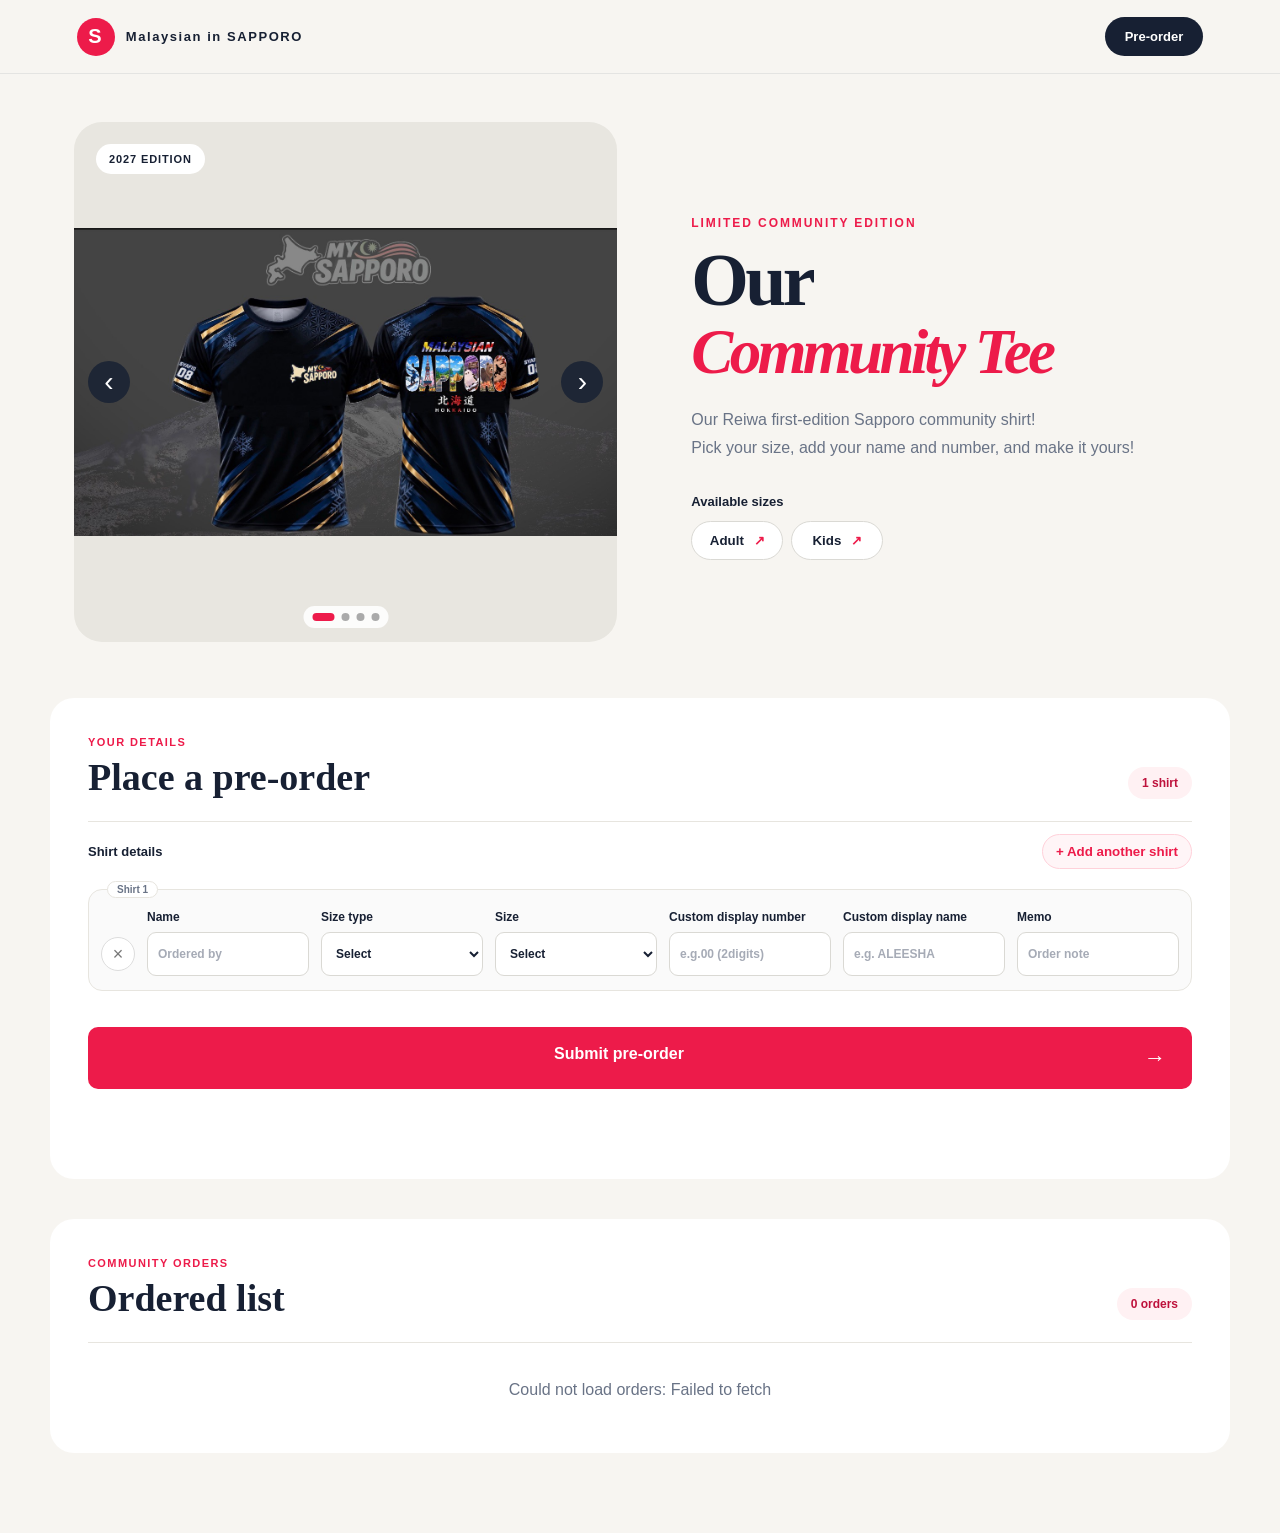
<file: backend/src/main/resources/static/index.html>
<!doctype html>
<html lang="en">
<head>
  <meta charset="UTF-8">
  <meta name="viewport" content="width=device-width, initial-scale=1">
  <title>Sapporo Community Shirt Pre-order</title>
  <link rel="stylesheet" href="styles.css?v=16">
  <link rel="stylesheet" href="form-polish.css?v=29">
</head>
<body>
  <header class="topbar"><div class="brand"><span class="brand-mark">S</span><span>Malaysian in SAPPORO</span></div><a href="#order-form">Pre-order</a></header>
  <main>
    <section class="hero">
      <div class="preview">
        <div class="preview-badge">2027 EDITION</div>
        <div class="design-carousel" aria-label="Shirt design images">
          <div class="design-track">
            <img class="design-slide active" src="assets/design-fullimage.jpg" alt="Full shirt design">
            <img class="design-slide" src="assets/design-front.jpg" alt="Front shirt design">
            <img class="design-slide" src="assets/design-back.jpg" alt="Back shirt design">
            <img class="design-slide" src="assets/design-custom_name_number.jpg" alt="Custom name and number design">
          </div>
          <button type="button" class="carousel-arrow carousel-prev" aria-label="Previous design">‹</button>
          <button type="button" class="carousel-arrow carousel-next" aria-label="Next design">›</button>
          <div class="carousel-dots" aria-label="Choose design image">
            <button type="button" class="carousel-dot active" aria-label="Image 1"></button>
            <button type="button" class="carousel-dot" aria-label="Image 2"></button>
            <button type="button" class="carousel-dot" aria-label="Image 3"></button>
            <button type="button" class="carousel-dot" aria-label="Image 4"></button>
          </div>
        </div>
      </div>
      <div class="details">
        <p class="eyebrow">LIMITED COMMUNITY EDITION</p>
        <h1>Our<br><span style="font-size: 63px;">Community Tee</span></h1>
        <p class="intro">Our Reiwa first-edition Sapporo community shirt!<br> Pick your size, add your name and number, and make it yours!</p>
        <div class="size-guide">
          <strong>Available sizes</strong>
          <div class="size-chart-buttons">
            <button type="button" class="size-guide-button" data-chart="assets/size_adult.jpg">Adult <span>↗</span></button>
            <button type="button" class="size-guide-button" data-chart="assets/size_kids.jpg">Kids <span>↗</span></button>
          </div>
        </div>
      </div>
    </section>

    <section id="order-form" class="order-section">
      <div class="section-heading"><div><p>YOUR DETAILS</p><h2>Place a pre-order</h2></div><span id="item-count">1 shirt</span></div>
      <form id="orderForm">
        <div class="items-header"><span>Shirt details</span><button type="button" id="addItem" class="add-button">+ Add another shirt</button></div>
        <div id="items"></div>
        <button type="submit" class="submit-button">Submit pre-order <span>→</span></button>
        <p id="message" role="status"></p>
      </form>
    </section>

    <section id="ordered-list" class="order-section ordered-list-section">
      <div class="section-heading">
        <div><p>COMMUNITY ORDERS</p><h2>Ordered list</h2></div>
        <span id="ordered-count">0 orders</span>
      </div>
      <div class="ordered-grid" id="orderedGrid">
        <p class="ordered-loading">Loading orders...</p>
      </div>
    </section>
  </main>

  <dialog id="successDialog"><div class="success-icon">✓</div><h2>Pre-order submitted!</h2><p>Your shirt details have been recorded.</p><button type="button" id="closeDialog">Done</button></dialog>
  <dialog id="sizeGuideDialog" class="size-guide-dialog">
    <button type="button" class="dialog-close" id="closeSizeGuide" aria-label="Close size chart">×</button>
    <h2>Size chart</h2>
    <img id="sizeGuideImage" src="assets/size_adult.jpg" alt="Shirt size chart">
  </dialog>
  <dialog id="orderEditDialog" class="order-edit-dialog">
    <button type="button" class="dialog-close" id="closeOrderEdit" aria-label="Close edit order">×</button>
    <h2>Edit / delete order</h2>
    <div class="order-edit-code-step">
      <div class="private-code-field">
        <label>Private code<input id="editCodeInput" type="text" placeholder="NAME_NUMBER" autocomplete="off"></label>
        <small>Format: <strong>CUSTOMNAME_CUSTOMNUMBER</strong><br>Example: <strong>ALEESHA_24</strong></small>
        <p id="editCodeMessage" class="edit-code-message"></p>
      </div>
      <button type="button" id="unlockOrderButton" class="unlock-order-button">Unlock</button>
    </div>
    <form id="orderEditForm" hidden>
      <div class="order-edit-grid">
        <label>Name<input id="editOrderName" maxlength="100"></label>
        <label>Size type<select id="editOrderSizeCategory"><option>Adult</option><option>Kid</option></select></label>
        <label>Size<select id="editOrderSize"></select></label>
        <label>Display number<input id="editOrderNumber" inputmode="numeric" maxlength="30"></label>
        <label>Display name<input id="editOrderDisplayName" maxlength="50" style="text-transform:uppercase"></label>
        <label>Memo<input id="editOrderMemo" maxlength="255"></label>
      </div>
      <p id="editOrderMessage" class="edit-order-message"></p>
      <div class="order-edit-actions">
        <button type="submit" class="save-order-button">Save changes</button>
        <button type="button" id="deleteOrderButton" class="delete-order-button">Delete order</button>
      </div>
    </form>
  </dialog>
  <script src="app.js?v=31"></script>
</body>
</html>
</file>
<file: backend/src/main/resources/static/styles.css>
:root {
  --ink: #172033;
  --muted: #697386;
  --red: #ed1b4a;
  --cream: #f7f5f1;
  --line: #e7e5df;
}
* {
  box-sizing: border-box;
}
body {
  margin: 0;
  font-family:
    Inter,
    Segoe UI,
    Arial,
    sans-serif;
  color: var(--ink);
  background: var(--cream);
}
.topbar {
  height: 74px;
  padding: 0 6%;
  display: flex;
  align-items: center;
  justify-content: space-between;
  border-bottom: 1px solid rgba(23, 32, 51, 0.08);
  background: rgba(247, 245, 241, 0.96);
  position: sticky;
  top: 0;
  z-index: 10;
}
.brand {
  display: flex;
  align-items: center;
  gap: 11px;
  font-size: 13px;
  font-weight: 800;
  letter-spacing: 0.12em;
}
.brand-mark {
  width: 38px;
  height: 38px;
  border-radius: 50%;
  display: grid;
  place-items: center;
  color: #fff;
  background: var(--red);
  font-size: 20px;
}
.topbar a {
  color: #fff;
  text-decoration: none;
  background: var(--ink);
  padding: 12px 20px;
  border-radius: 999px;
  font-weight: 700;
  font-size: 13px;
}
.hero {
  max-width: 1180px;
  margin: 0 auto;
  min-height: 590px;
  padding: 48px 24px 56px;
  display: grid;
  grid-template-columns: 48% 52%;
  align-items: center;
}
.preview {
  position: relative;
  height: 520px;
  border-radius: 28px;
  overflow: hidden;
  background: #e8e6e0;
}
.preview img {
  width: 100%;
  height: 100%;
  object-fit: cover;
}
.preview-badge {
  position: absolute;
  z-index: 2;
  left: 22px;
  top: 22px;
  background: #fff;
  border-radius: 999px;
  padding: 9px 13px;
  font-size: 11px;
  font-weight: 800;
  letter-spacing: 0.08em;
}
.details {
  padding-left: 74px;
}
.eyebrow {
  color: var(--red);
  font-size: 12px;
  font-weight: 900;
  letter-spacing: 0.16em;
}
.details h1 {
  font-family: Georgia, serif;
  font-size: 74px;
  line-height: 0.92;
  margin: 16px 0 24px;
  letter-spacing: -0.05em;
}
.details h1 span {
  color: var(--red);
  font-style: italic;
}
.intro {
  max-width: 500px;
  color: var(--muted);
  line-height: 1.75;
  font-size: 16px;
}
.size-guide {
  margin-top: 32px;
}
.size-guide strong {
  display: block;
  font-size: 13px;
  margin-bottom: 12px;
}
.size-pills {
  display: flex;
  gap: 8px;
  flex-wrap: wrap;
}
.size-pills span {
  width: 48px;
  height: 48px;
  border: 1px solid #d8d5cd;
  border-radius: 50%;
  display: grid;
  place-items: center;
  font-size: 12px;
  font-weight: 800;
}
.order-section {
  max-width: 1180px;
  margin: 0 auto 80px;
  background: #fff;
  border-radius: 24px;
  padding: 38px;
}
.section-heading {
  display: flex;
  justify-content: space-between;
  align-items: flex-end;
  border-bottom: 1px solid var(--line);
  padding-bottom: 22px;
}
.section-heading p {
  color: var(--red);
  font-size: 11px;
  font-weight: 900;
  letter-spacing: 0.13em;
  margin: 0 0 7px;
}
.section-heading h2 {
  margin: 0;
  font-family: Georgia, serif;
  font-size: 38px;
}
.section-heading > span {
  background: #fff1f3;
  color: #be123c;
  border-radius: 999px;
  padding: 9px 14px;
  font-size: 12px;
  font-weight: 800;
}
#item-count {
  white-space: nowrap;
  flex-shrink: 0;
}
.buyer-grid {
  display: grid;
  grid-template-columns: 1fr 1fr;
  gap: 18px;
  margin: 24px 0;
}
.buyer-grid label,
.item-row label {
  display: flex;
  flex-direction: column;
  gap: 8px;
  font-size: 12px;
  font-weight: 800;
}
.item-row label small {
  color: var(--muted);
  font-weight: 500;
}
input,
select {
  width: 100%;
  height: 48px;
  border: 1px solid #dad9d4;
  border-radius: 9px;
  padding: 0 13px;
  background: #fff;
  color: var(--ink);
  font: inherit;
  outline: none;
}
.items-header {
  display: flex;
  justify-content: space-between;
  align-items: center;
  margin: 4px 0 12px;
  font-size: 13px;
  font-weight: 800;
}
.add-button {
  border: 0;
  background: transparent;
  color: var(--red);
  font-weight: 800;
  cursor: pointer;
}
.item-row {
  display: grid;
  grid-template-columns: 34px 1fr 1.2fr 1.2fr;
  gap: 12px;
  align-items: end;
  padding: 16px 0;
  border-bottom: 1px solid var(--line);
}
.remove-item {
  width: 34px;
  height: 34px;
  border: 1px solid #ddd;
  border-radius: 50%;
  background: #fff;
  color: #777;
  font-size: 18px;
  margin-bottom: 7px;
  cursor: pointer;
}
.submit-button {
  width: 100%;
  height: 58px;
  margin-top: 24px;
  border: 0;
  border-radius: 10px;
  background: var(--red);
  color: #fff;
  font-size: 15px;
  font-weight: 800;
  cursor: pointer;
}
.submit-button span {
  float: right;
  margin-right: 20px;
  font-size: 22px;
}
#message {
  min-height: 20px;
  color: #be123c;
  text-align: center;
}
dialog {
  width: min(420px, calc(100% - 32px));
  border: 0;
  border-radius: 20px;
  padding: 38px;
  text-align: center;
  box-shadow: 0 25px 80px rgba(0, 0, 0, 0.25);
}
dialog::backdrop {
  background: rgba(23, 32, 51, 0.55);
}
.success-icon {
  width: 64px;
  height: 64px;
  margin: auto;
  border-radius: 50%;
  display: grid;
  place-items: center;
  background: #dcfce7;
  color: #15803d;
  font-size: 28px;
}
dialog button {
  border: 0;
  border-radius: 8px;
  background: var(--ink);
  color: #fff;
  padding: 12px 28px;
  font-weight: 800;
}
@media (max-width: 800px) {
  .hero {
    grid-template-columns: 1fr;
    padding: 24px;
  }
  .preview {
    height: min(440px, 90vw);
  }
  .details {
    padding: 32px 4px;
  }
  .details h1 {
    font-size: 52px;
  }
  .order-section {
    margin: 20px;
    border-radius: 18px;
    padding: 24px 18px;
  }
  .buyer-grid {
    grid-template-columns: 1fr;
  }
  .item-row {
    grid-template-columns: 34px 1fr;
  }
  .item-row label:nth-of-type(3) {
    grid-column: 2;
  }
  .topbar {
    padding: 0 20px;
  }
  .topbar > a {
    padding: 10px 13px;
  }
  .section-heading h2 {
    font-size: 30px;
  }
}

.custom-name {
  text-transform: uppercase;
}

.custom-name::placeholder {
  text-transform: none;
}
</file>
<file: backend/src/main/resources/static/form-polish.css>
@media(min-width:701px) and (max-width:1100px){.order-section .item-row>.remove-item{grid-column:1;grid-row:1}.order-section .item-row>label:nth-of-type(3n+1){grid-column:2!important}.order-section .item-row>label:nth-of-type(3n+2){grid-column:3!important}.order-section .item-row>label:nth-of-type(3n){grid-column:4!important}.order-section .item-row>label:nth-of-type(-n+3){grid-row:1}.order-section .item-row>label:nth-of-type(n+4){grid-row:2}}
@media(max-width:700px){.order-section .item-row{grid-template-columns:repeat(2,minmax(0,1fr));gap:10px;padding:20px 10px 12px}.order-section .item-row>.remove-item{position:static;grid-column:1/-1;grid-row:auto;justify-self:end;margin:0}.order-section .item-row>label:first-of-type,.order-section .item-row>label:last-of-type{grid-column:1/-1!important}}
.buyer-grid textarea{min-height:66px;resize:vertical;border:1px solid #dad9d4;border-radius:9px;padding:12px 13px;font:inherit}.items-header{padding:8px 0}.item-row{position:relative;width:100%;display:grid;grid-template-columns:34px repeat(6,minmax(0,1fr));align-items:end;gap:12px;padding:20px 12px 14px;margin-bottom:12px;background:#fafafa;border:1px solid var(--line);border-radius:14px}.item-row::before{content:"Shirt " attr(data-shirt);position:absolute;top:-9px;left:18px;padding:2px 9px;background:#fff;border:1px solid var(--line);border-radius:999px;font-size:10px;font-weight:900;color:var(--muted)}.item-row label{width:100%;min-width:0}.item-row input,.item-row select{width:100%;height:44px;padding:0 10px}.remove-item{width:34px;height:34px;margin:0 0 5px}.add-button{border:1px solid #ffd1da!important;border-radius:999px!important;padding:9px 13px;background:#fff5f7}.submit-button{height:62px;font-size:16px}.submit-button:disabled{opacity:.65;cursor:not-allowed}@media(max-width:1100px){.item-row{grid-template-columns:34px repeat(3,minmax(0,1fr))}}@media(max-width:700px){.buyer-grid{grid-template-columns:1fr}.item-row{grid-template-columns:34px repeat(2,minmax(0,1fr));gap:10px;padding:20px 10px 12px}.item-row label{grid-column:auto!important}.remove-item{grid-row:1;grid-column:1}}.design-carousel{position:absolute;inset:0}.design-track{position:absolute;inset:0}.design-slide{position:absolute!important;inset:0;width:100%!important;height:100%!important;object-fit:contain!important;opacity:0;transition:opacity .25s ease}.design-slide.active{opacity:1}.carousel-arrow{position:absolute;z-index:3;top:50%;width:42px;height:42px;border:0;border-radius:50%;background:rgba(23,32,51,.82);color:#fff;font-size:28px;line-height:36px;transform:translateY(-50%);cursor:pointer}.carousel-prev{left:14px}.carousel-next{right:14px}.carousel-dots{position:absolute;z-index:3;left:50%;bottom:14px;display:flex;gap:7px;padding:7px 9px;border-radius:999px;background:rgba(255,255,255,.88);transform:translateX(-50%)}.carousel-dot{width:8px;height:8px;padding:0;border:0;border-radius:50%;background:#aaa;cursor:pointer}.carousel-dot.active{width:22px;border-radius:999px;background:var(--red)}.size-guide-button{display:inline-flex;align-items:center;gap:10px;border:1px solid #dad9d4;border-radius:999px;padding:11px 15px;background:#fff;font-weight:800;color:var(--ink);cursor:pointer}.size-guide-button span{color:var(--red)}.size-guide-dialog{width:min(720px,calc(100% - 32px));padding:28px;position:relative;overflow:hidden}.size-guide-dialog img{display:block;width:100%;max-height:75vh;object-fit:contain}.size-guide-dialog h2{margin:0 34px 18px 0;font-family:Georgia,serif;padding-right:52px}.dialog-close{width:38px!important;height:38px!important;right:12px!important;top:12px!important;display:grid!important;place-items:center!important;border:1px solid #e7e5df!important;border-radius:50%!important;padding:0!important;background:#fff!important;color:#172033!important;font-size:20px!important;line-height:1!important;box-shadow:0 4px 14px rgba(23,32,51,.12);transition:background .2s ease,color .2s ease,transform .2s ease}.dialog-close:hover{background:#ed1b4a!important;color:#fff!important;transform:scale(1.05)}@media(max-width:700px){.carousel-arrow{width:36px;height:36px}.carousel-prev{left:8px}.carousel-next{right:8px}}.design-carousel{overflow:hidden}.design-track{overflow:hidden}.design-slide.active{transform:scale(1);transform-origin:center;transition:opacity .25s ease,transform .35s ease}.design-carousel:hover .design-slide.active{transform:scale(1.12);cursor:zoom-in}.design-preview-dialog{width:min(980px,calc(100% - 32px));padding:18px}.design-preview-dialog img{max-height:82vh;width:100%;object-fit:contain}.design-preview-dialog .dialog-close{right:10px;top:10px}.ordered-list-section{margin-top:-40px}.ordered-grid{display:grid;grid-template-columns:repeat(3,minmax(0,1fr));gap:14px;margin-top:22px}.ordered-card{padding:18px;border:1px solid var(--line);border-radius:14px;background:#fafafa}.ordered-card-display{text-align:left}.ordered-by{display:flex;align-items:center;gap:5px;text-align:left}.ordered-by>span{color:var(--muted);font-size:12px;font-weight:800}.ordered-by>strong{font-family:Georgia,serif;font-size:17px;color:var(--ink)}.ordered-custom-print{text-align:center}.ordered-custom-print{min-height:88px;margin:10px auto 0;display:flex;flex-direction:column;align-items:center;justify-content:center;padding:10px 14px;border-radius:10px;background:linear-gradient(145deg,#172033,#27416d);color:#fff;border-bottom:5px solid #f6b73c;width:min(100%,190px)}.ordered-custom-name,.ordered-custom-number{font-weight:900;font-family:Arial Black,Impact,sans-serif}.ordered-card h3{margin:12px 0 4px;text-align:center}.ordered-card-heading{display:flex;justify-content:space-between;gap:8px;color:var(--muted);font-size:12px}.ordered-card-heading strong{color:var(--red)}.ordered-card dl{display:grid;gap:8px;margin:0}.ordered-card dl div{display:flex;justify-content:space-between;gap:12px}.ordered-card dt{color:var(--muted);font-size:12px}.ordered-card-details{display:grid;gap:8px;margin:0}.ordered-card-details>div{display:grid;grid-template-columns:110px 1fr;align-items:center}.ordered-card-details dt{color:var(--muted);font-size:12px;font-weight:800}.ordered-card-details dd{margin:0;font-size:13px;font-weight:800}.ordered-card dd{margin:0;font-size:13px;font-weight:800}.ordered-loading{text-align:center;color:var(--muted);grid-column:1/-1}@media(max-width:900px){.ordered-grid{grid-template-columns:repeat(2,minmax(0,1fr))}}@media(max-width:600px){.ordered-grid{grid-template-columns:1fr}}.ordered-edit-button{width:100%;margin-top:14px;border:1px solid #dad9d4;border-radius:999px;padding:9px 12px;background:#fff;color:var(--ink);font-weight:800;cursor:pointer}.ordered-edit-button:hover{border-color:var(--red);color:var(--red)}.ordered-inline-editor{display:grid;gap:10px;margin-top:14px;padding-top:14px;border-top:1px solid var(--line)}.ordered-inline-editor[hidden],.ordered-edit-fields[hidden]{display:none}.ordered-inline-editor label{display:flex;flex-direction:column;gap:6px;font-size:12px;font-weight:800}.ordered-inline-editor input,.ordered-inline-editor select{height:42px;width:100%;border:1px solid #dad9d4;border-radius:8px;padding:0 10px}.unlock-order-button,.save-order-button,.delete-order-button,.cancel-order-button{height:40px;border:0;border-radius:8px;font-weight:800;cursor:pointer}.unlock-order-button,.save-order-button{background:var(--ink);color:#fff}.delete-order-button{background:#be123c;color:#fff}.cancel-order-button{background:#edece8;color:var(--ink)}.ordered-edit-fields{display:grid;gap:10px}.ordered-inline-actions{display:grid;grid-template-columns:repeat(3,1fr);gap:8px}.ordered-edit-message{display:block!important;min-height:20px;margin:10px 0 0;color:#be123c;font-size:13px;font-weight:800}.order-edit-dialog{width:min(680px,calc(100% - 32px));border:0;border-radius:18px;padding:28px}.order-edit-dialog h2{margin:0 44px 20px 0;font-family:Georgia,serif}.order-edit-code-step{display:flex;flex-direction:column;align-items:stretch;gap:10px}.order-edit-code-step label,.order-edit-grid label{display:flex;flex-direction:column;gap:7px;font-size:12px;font-weight:800}.order-edit-code-step input,.order-edit-grid input,.order-edit-grid select{width:100%;height:44px;border:1px solid #dad9d4;border-radius:8px;padding:0 11px}.order-edit-code-step button{height:44px;border:0;border-radius:8px;padding:0 18px;background:var(--ink);color:#fff;font-weight:800}.order-edit-grid{display:grid;grid-template-columns:repeat(2,minmax(0,1fr));gap:12px;margin-top:16px}.order-edit-actions{display:grid;grid-template-columns:1fr 1fr;gap:10px;margin-top:18px}.order-edit-actions button{height:46px;border:0;border-radius:9px;font-weight:800}.edit-order-message{min-height:18px;color:#be123c}@media(max-width:600px){.order-edit-grid{grid-template-columns:1fr}.order-edit-code-step{grid-template-columns:1fr}.order-edit-actions{grid-template-columns:1fr}}.size-chart-buttons{display:flex;gap:8px}.size-chart-buttons .size-guide-button{min-width:92px;justify-content:center}.item-row input::placeholder,.item-row textarea::placeholder{color:#a6abb6;opacity:1}.private-code-field{display:flex;flex-direction:column;gap:6px;text-align:left}.private-code-field small{color:var(--muted);font-size:12px;line-height:1.5}.unlock-order-button{width:100%;height:44px;border:0;border-radius:8px;background:var(--ink);color:#fff;font-weight:800}.unlock-order-button:disabled{background:#d1d5db!important;color:#6b7280!important;cursor:not-allowed;opacity:.85}.edit-code-message{min-height:20px;margin:4px 0 0;font-size:12px;font-weight:800;text-align:left}.ordered-card.new-order-card{border:2px solid var(--red);box-shadow:0 10px 28px rgba(237,27,74,.18);position:relative;padding-top:28px}.new-order-badge{position:absolute;right:auto!important;top:8px!important;left:50%!important;transform:translateX(-50%);padding:5px 9px;border-radius:999px;background:var(--red);color:#fff;font-size:10px;font-weight:900;letter-spacing:.08em}.ordered-card.new-order-card{animation:newOrderPulse 1.2s ease-in-out 2}@keyframes newOrderPulse{50%{box-shadow:0 12px 34px rgba(237,27,74,.32)}}
</file>
